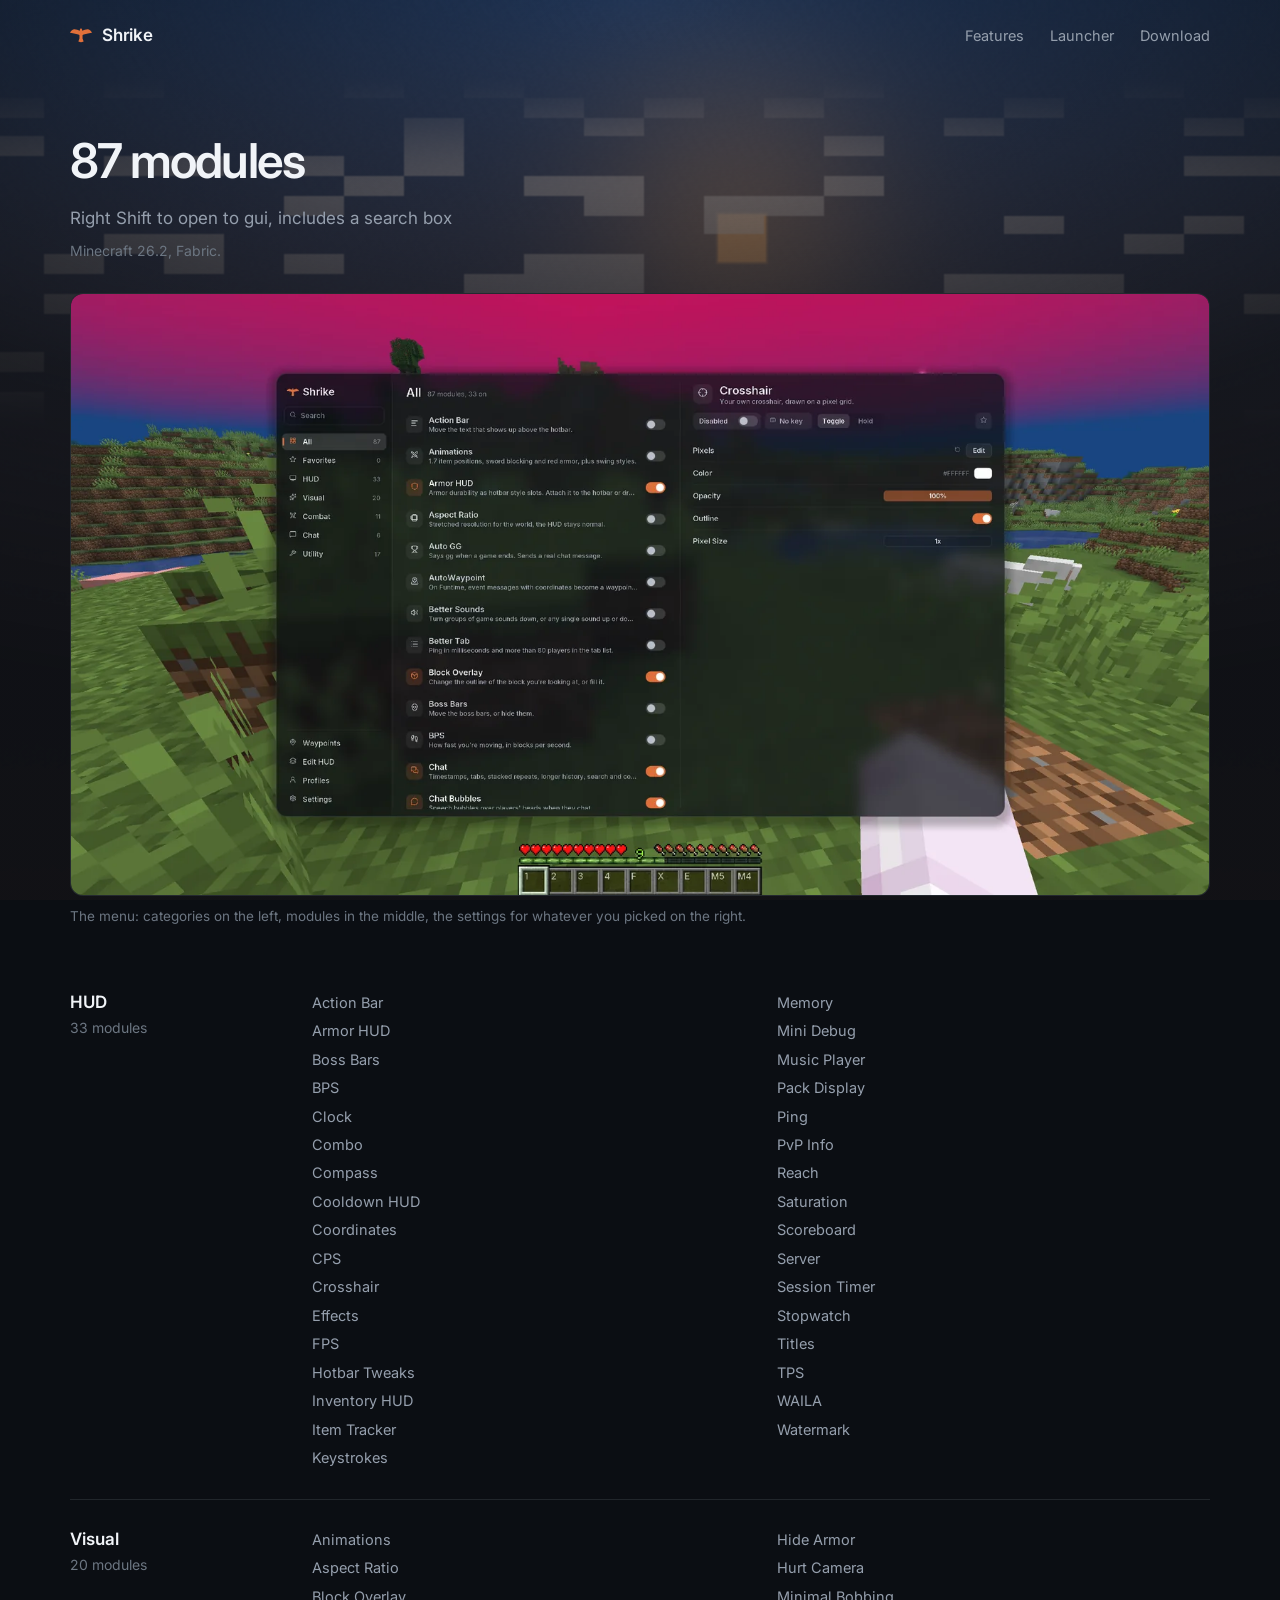
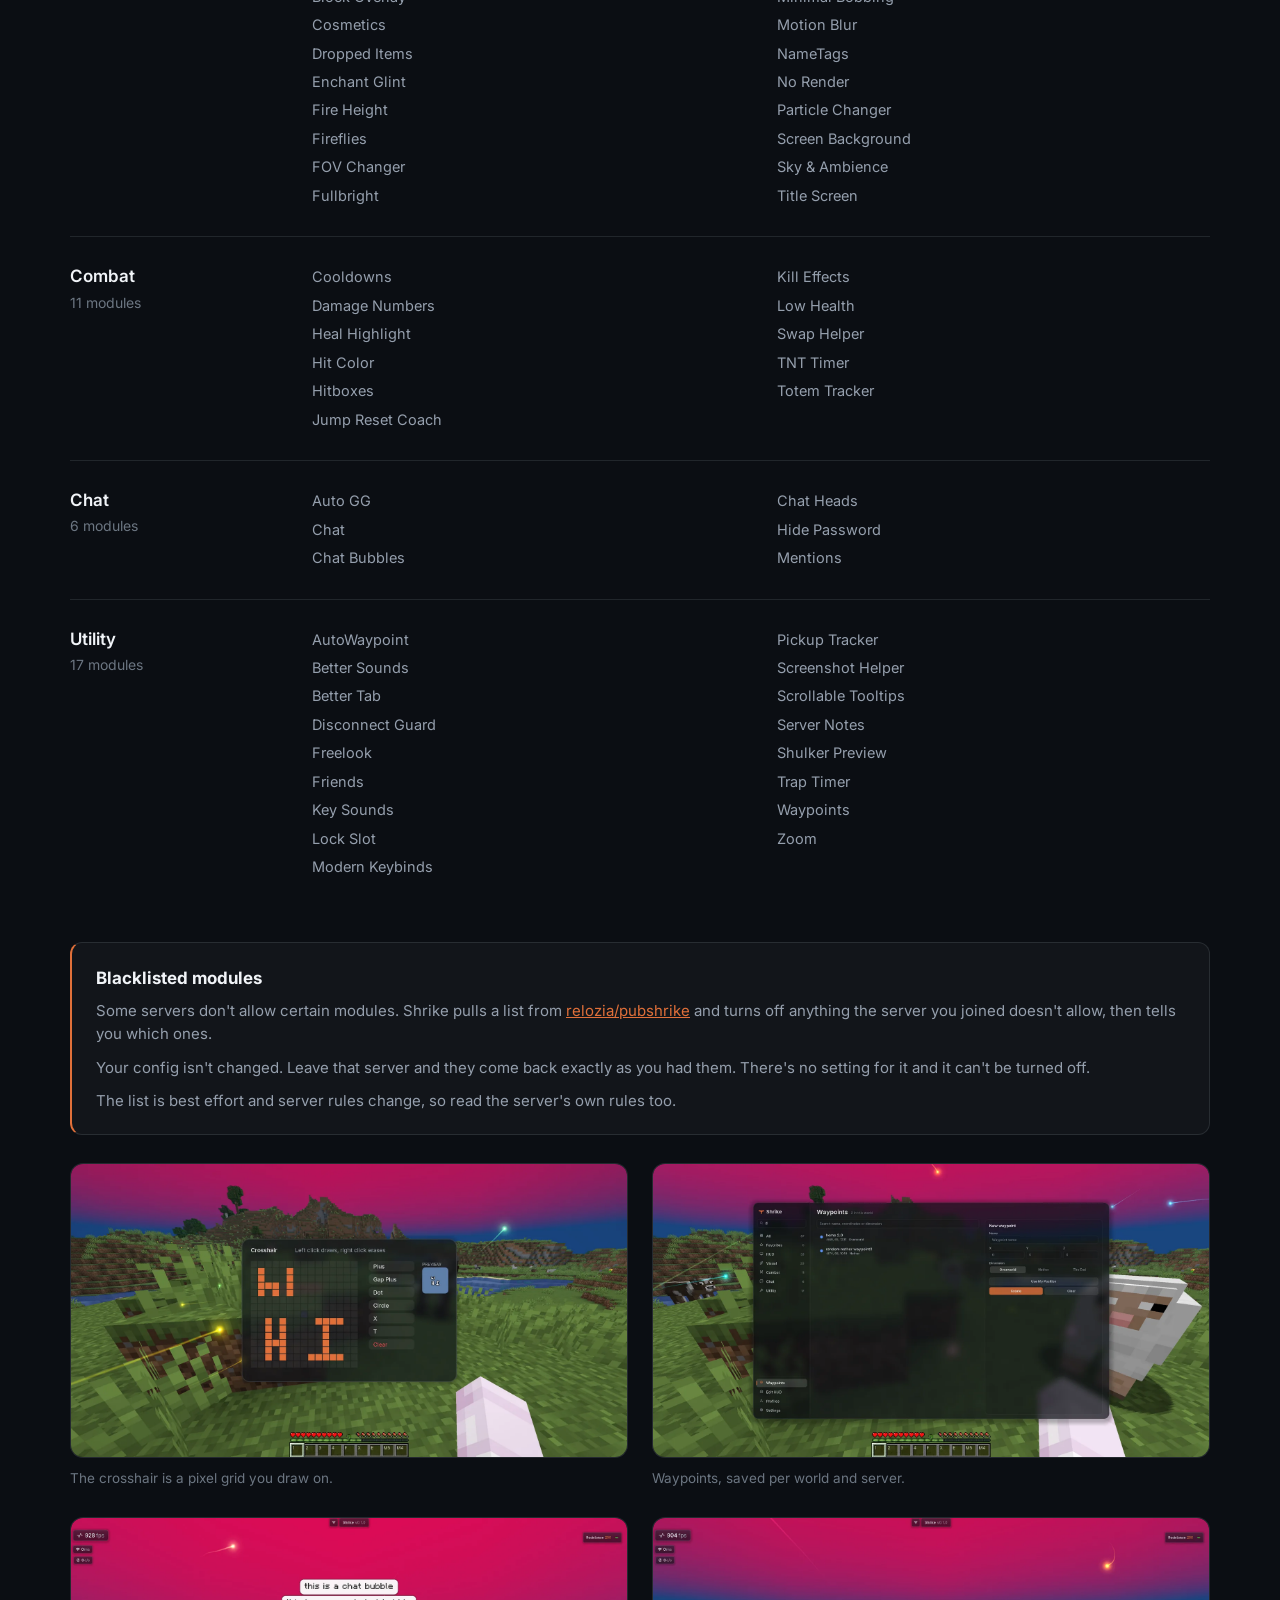
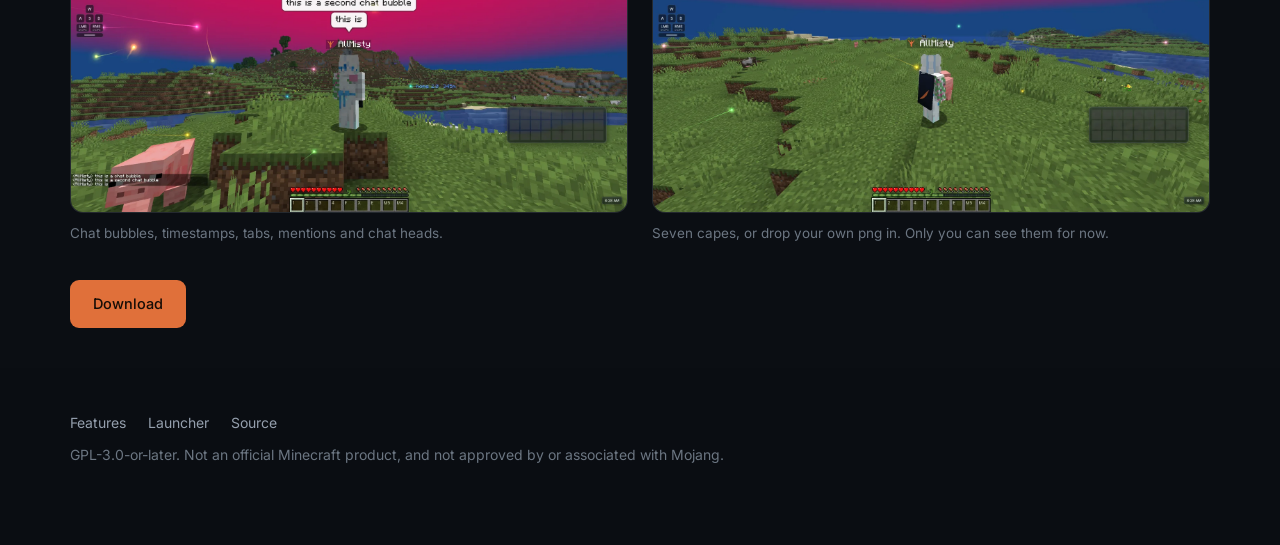
<file: features.html>
<!doctype html>
<html lang="en">
<head>
<meta charset="utf-8">
<meta name="viewport" content="width=device-width, initial-scale=1">
<title>Features</title>
<meta name="description" content="Every module in Shrike, by category.">
<link rel="icon" href="favicon.svg" type="image/svg+xml">
<link rel="preconnect" href="https://fonts.googleapis.com">
<link rel="preconnect" href="https://fonts.gstatic.com" crossorigin>
<link href="https://fonts.googleapis.com/css2?family=Inter:wght@400;500;600&display=swap" rel="stylesheet">
<link rel="stylesheet" href="style.css">
</head>
<body>
<canvas id="sky"></canvas>
<div class="veil"></div>

<nav><div class="wrap">
	<a class="brand" href="index.html">
		<svg viewBox="0 0 100 100"><path d="M 50 20 C 53.5 20 55.5 23 55 27 L 55.5 31 C 64 28 73 23 82 24 C 90 26 96 32 100 40 C 92 41 82 43 72 46 C 64 48 60 49 57 51 L 57 66 L 62 80 C 57 82 53.5 83 50 83 Z" fill="#E0703A"/><path d="M 50 20 C 46.5 20 44.5 23 45 27 L 44.5 31 C 36 28 27 23 18 24 C 10 26 4 32 0 40 C 8 41 18 43 28 46 C 36 48 40 49 43 51 L 43 66 L 38 80 C 43 82 46.5 83 50 83 Z" fill="#E0703A"/></svg>
		Shrike
	</a>
	<ul>
		<li><a href="features.html">Features</a></li>
		<li><a href="launcher.html">Launcher</a></li>
		<li><a href="https://github.com/relozia/shrike">Download</a></li>
	</ul>
</div></nav>

<main class="page"><div class="wrap">
	<h1>87 modules</h1>
	<p class="sub">Right Shift to open to gui, includes a search box</p>
	<p class="meta">Minecraft 26.2, Fabric.</p>

	<figure class="shot wide">
		<img src="img/menu.webp" alt="The Shrike menu open on the All category, with a module's settings showing in a third column" width="1600" height="844">
		<figcaption>The menu: categories on the left, modules in the middle, the settings for whatever you picked on the right.</figcaption>
	</figure>

	<div class="cats">
		<div class="catblock">
			<div><h3>HUD</h3><div class="count">33 modules</div></div>
			<ul>
				<li>Action Bar</li><li>Armor HUD</li><li>Boss Bars</li><li>BPS</li><li>Clock</li><li>Combo</li>
				<li>Compass</li><li>Cooldown HUD</li><li>Coordinates</li><li>CPS</li><li>Crosshair</li><li>Effects</li>
				<li>FPS</li><li>Hotbar Tweaks</li><li>Inventory HUD</li><li>Item Tracker</li><li>Keystrokes</li>
				<li>Memory</li><li>Mini Debug</li><li>Music Player</li><li>Pack Display</li><li>Ping</li><li>PvP Info</li>
				<li>Reach</li><li>Saturation</li><li>Scoreboard</li><li>Server</li><li>Session Timer</li><li>Stopwatch</li>
				<li>Titles</li><li>TPS</li><li>WAILA</li><li>Watermark</li>
			</ul>
		</div>
		<div class="catblock">
			<div><h3>Visual</h3><div class="count">20 modules</div></div>
			<ul>
				<li>Animations</li><li>Aspect Ratio</li><li>Block Overlay</li><li>Cosmetics</li><li>Dropped Items</li>
				<li>Enchant Glint</li><li>Fire Height</li><li>Fireflies</li><li>FOV Changer</li><li>Fullbright</li>
				<li>Hide Armor</li><li>Hurt Camera</li><li>Minimal Bobbing</li><li>Motion Blur</li><li>NameTags</li>
				<li>No Render</li><li>Particle Changer</li><li>Screen Background</li><li>Sky &amp; Ambience</li><li>Title Screen</li>
			</ul>
		</div>
		<div class="catblock">
			<div><h3>Combat</h3><div class="count">11 modules</div></div>
			<ul>
				<li>Cooldowns</li><li>Damage Numbers</li><li>Heal Highlight</li><li>Hit Color</li><li>Hitboxes</li>
				<li>Jump Reset Coach</li><li>Kill Effects</li><li>Low Health</li><li>Swap Helper</li><li>TNT Timer</li>
				<li>Totem Tracker</li>
			</ul>
		</div>
		<div class="catblock">
			<div><h3>Chat</h3><div class="count">6 modules</div></div>
			<ul>
				<li>Auto GG</li><li>Chat</li><li>Chat Bubbles</li><li>Chat Heads</li><li>Hide Password</li><li>Mentions</li>
			</ul>
		</div>
		<div class="catblock">
			<div><h3>Utility</h3><div class="count">17 modules</div></div>
			<ul>
				<li>AutoWaypoint</li><li>Better Sounds</li><li>Better Tab</li><li>Disconnect Guard</li><li>Freelook</li>
				<li>Friends</li><li>Key Sounds</li><li>Lock Slot</li><li>Modern Keybinds</li><li>Pickup Tracker</li>
				<li>Screenshot Helper</li><li>Scrollable Tooltips</li><li>Server Notes</li><li>Shulker Preview</li>
				<li>Trap Timer</li><li>Waypoints</li><li>Zoom</li>
			</ul>
		</div>
	</div>

	<div class="callout">
		<h3>Blacklisted modules</h3>
		<p>Some servers don't allow certain modules. Shrike pulls a list from <a href="https://github.com/relozia/pubshrike" style="color:var(--accent)">relozia/pubshrike</a> and turns off anything the server you joined doesn't allow, then tells you which ones.</p>
		<p>Your config isn't changed. Leave that server and they come back exactly as you had them. There's no setting for it and it can't be turned off.</p>
		<p>The list is best effort and server rules change, so read the server's own rules too.</p>
	</div>

	<div class="pair">
		<figure class="shot">
			<img src="img/crosshair.webp" alt="The Shrike crosshair editor, a pixel grid you draw on" loading="lazy" width="1600" height="844">
			<figcaption>The crosshair is a pixel grid you draw on.</figcaption>
		</figure>
		<figure class="shot">
			<img src="img/waypoints.webp" alt="The waypoints list in the Shrike menu" loading="lazy" width="1600" height="844">
			<figcaption>Waypoints, saved per world and server.</figcaption>
		</figure>
	</div>

	<div class="pair">
		<figure class="shot">
			<img src="img/chat.webp" alt="Chat bubbles over a player's head in game" loading="lazy" width="1600" height="844">
			<figcaption>Chat bubbles, timestamps, tabs, mentions and chat heads.</figcaption>
		</figure>
		<figure class="shot">
			<img src="img/cape.webp" alt="A player wearing a Shrike cape, with the Shrike badge next to their name" loading="lazy" width="1600" height="844">
			<figcaption>Seven capes, or drop your own png in. Only you can see them for now.</figcaption>
		</figure>
	</div>

	<div class="btns" style="margin-top:36px">
		<a class="btn primary" href="https://github.com/relozia/shrike">Download</a>
		<a class="btn ghost" href="index.html">Back</a>
	</div>
</div></main>

<footer><div class="wrap">
	<div class="flinks">
		<a href="features.html">Features</a>
		<a href="launcher.html">Launcher</a>
		<a href="https://github.com/relozia/shrike">Source</a>
	</div>
	GPL-3.0-or-later. Not an official Minecraft product, and not approved by or associated with Mojang.
</div></footer>

<script src="sky.js"></script>
<script>
// the calm pages keep the sky but hold it near dusk, so they read as the same world without the full day running
window.addEventListener("load", () => window.Sky && window.Sky.set(0.62));
const nv = document.querySelector("nav");
addEventListener("scroll", () => nv.classList.toggle("stuck", scrollY > 8), { passive: true });
</script>
</body>
</html>
</file>
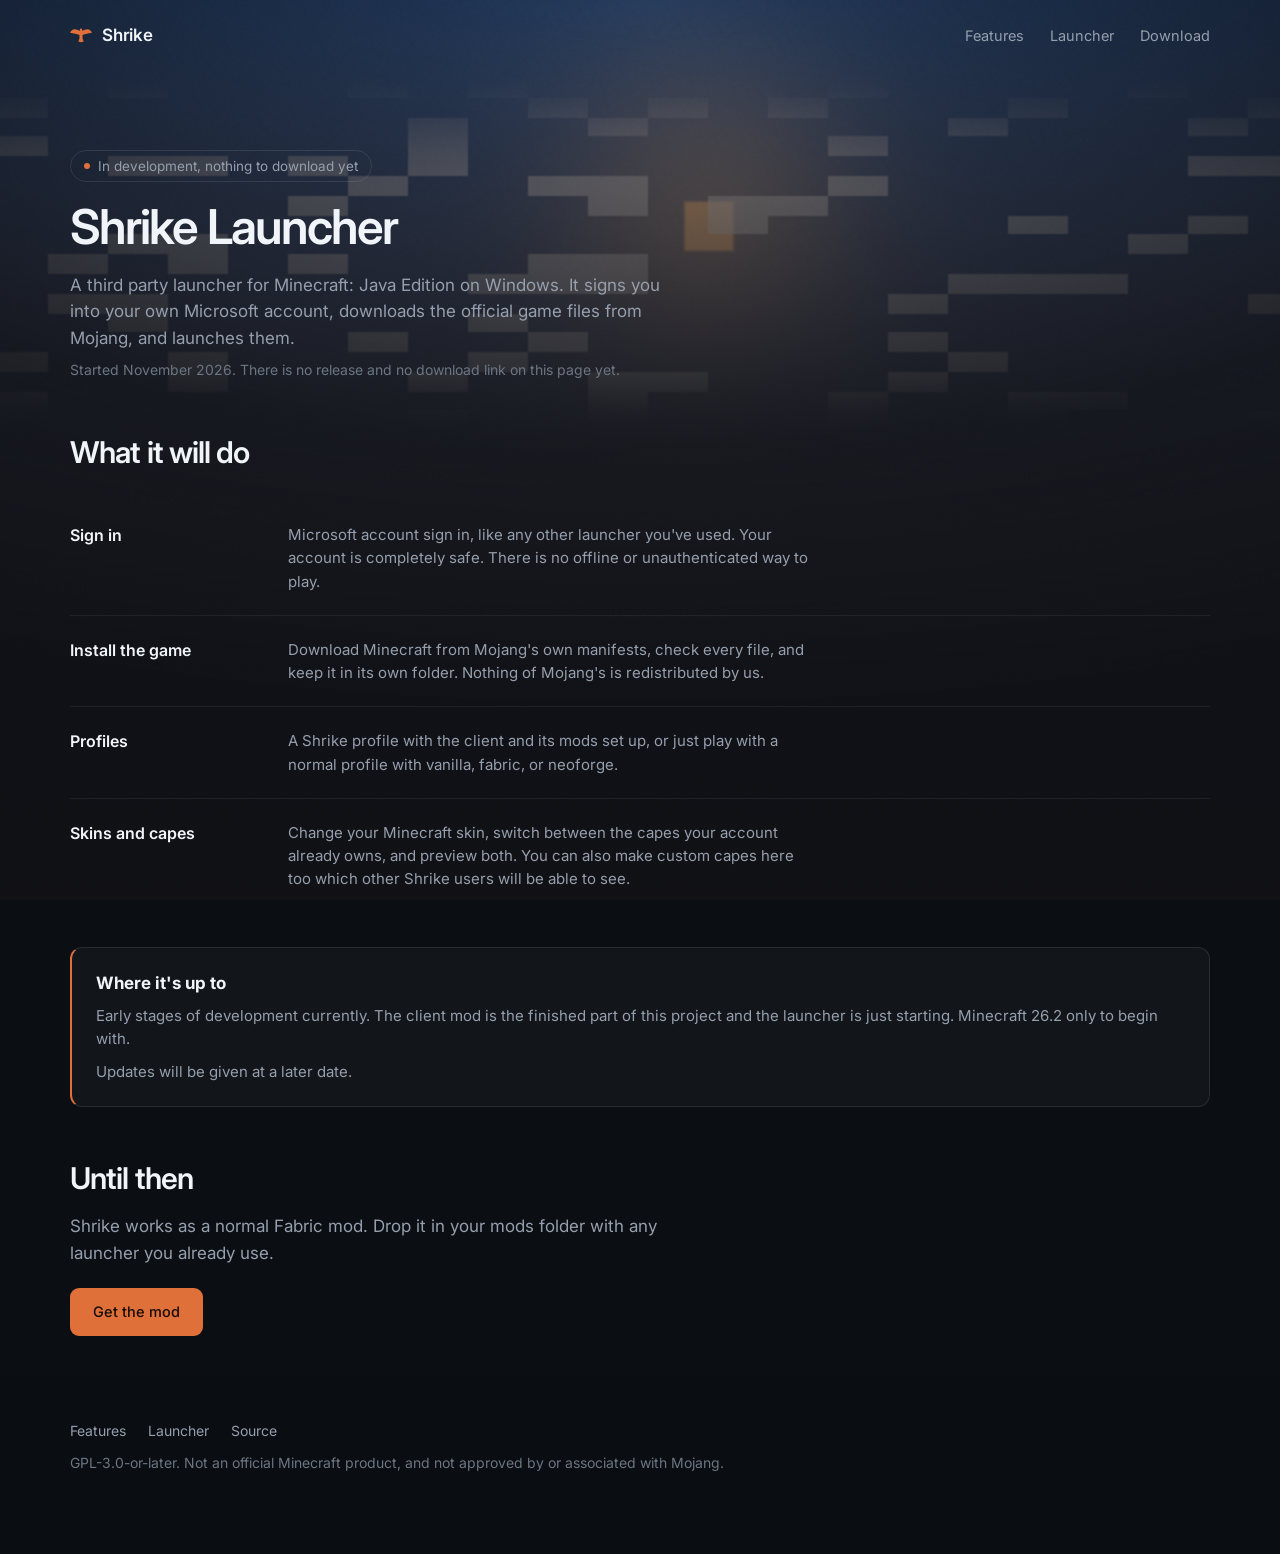
<file: launcher.html>
<!doctype html>
<html lang="en">
<head>
<meta charset="utf-8">
<meta name="viewport" content="width=device-width, initial-scale=1">
<title>Shrike Launcher</title>
<meta name="description" content="Shrike Launcher, a third party launcher for Minecraft: Java Edition. In development.">
<link rel="icon" href="favicon.svg" type="image/svg+xml">
<link rel="preconnect" href="https://fonts.googleapis.com">
<link rel="preconnect" href="https://fonts.gstatic.com" crossorigin>
<link href="https://fonts.googleapis.com/css2?family=Inter:wght@400;500;600&display=swap" rel="stylesheet">
<link rel="stylesheet" href="style.css">
</head>
<body>
<canvas id="sky"></canvas>
<div class="veil"></div>

<nav><div class="wrap">
	<a class="brand" href="index.html">
		<svg viewBox="0 0 100 100"><path d="M 50 20 C 53.5 20 55.5 23 55 27 L 55.5 31 C 64 28 73 23 82 24 C 90 26 96 32 100 40 C 92 41 82 43 72 46 C 64 48 60 49 57 51 L 57 66 L 62 80 C 57 82 53.5 83 50 83 Z" fill="#E0703A"/><path d="M 50 20 C 46.5 20 44.5 23 45 27 L 44.5 31 C 36 28 27 23 18 24 C 10 26 4 32 0 40 C 8 41 18 43 28 46 C 36 48 40 49 43 51 L 43 66 L 38 80 C 43 82 46.5 83 50 83 Z" fill="#E0703A"/></svg>
		Shrike
	</a>
	<ul>
		<li><a href="features.html">Features</a></li>
		<li><a href="launcher.html">Launcher</a></li>
		<li><a href="https://github.com/relozia/shrike">Download</a></li>
	</ul>
</div></nav>

<main class="page"><div class="wrap">
	<p class="status"><i></i> In development, nothing to download yet</p>
	<h1>Shrike Launcher</h1>
	<p class="sub">A third party launcher for Minecraft: Java Edition on Windows. It signs you into your own Microsoft account, downloads the official game files from Mojang, and launches them.</p>
	<p class="meta">Started November 2026. There is no release and no download link on this page yet.</p>

	<section style="padding:48px 0 0">
		<h2>What it will do</h2>
		<div class="items">
			<div class="item"><h3>Sign in</h3><p>Microsoft account sign in, like any other launcher you've used. Your account is completely safe. There is no offline or unauthenticated way to play.</p></div>
			<div class="item"><h3>Install the game</h3><p>Download Minecraft from Mojang's own manifests, check every file, and keep it in its own folder. Nothing of Mojang's is redistributed by us.</p></div>
			<div class="item"><h3>Profiles</h3><p>A Shrike profile with the client and its mods set up, or just play with a normal profile with vanilla, fabric, or neoforge.</p></div>
			<div class="item"><h3>Skins and capes</h3><p>Change your Minecraft skin, switch between the capes your account already owns, and preview both. You can also make custom capes here too which other Shrike users will be able to see.</p></div>
		</div>
	</section>

	<div class="callout">
		<h3>Where it's up to</h3>
		<p>Early stages of development currently. The client mod is the finished part of this project and the launcher is just starting. Minecraft 26.2 only to begin with.</p>
		<p>Updates will be given at a later date.</p>
	</div>

	<section style="padding:48px 0 0">
		<h2>Until then</h2>
		<p class="sub">Shrike works as a normal Fabric mod. Drop it in your mods folder with any launcher you already use.</p>
		<div class="btns" style="margin-top:22px">
			<a class="btn primary" href="https://github.com/relozia/shrike">Get the mod</a>
			<a class="btn ghost" href="features.html">See what's in it</a>
		</div>
	</section>
</div></main>

<footer><div class="wrap">
	<div class="flinks">
		<a href="features.html">Features</a>
		<a href="launcher.html">Launcher</a>
		<a href="https://github.com/relozia/shrike">Source</a>
	</div>
	GPL-3.0-or-later. Not an official Minecraft product, and not approved by or associated with Mojang.
</div></footer>

<script src="sky.js"></script>
<script>
window.addEventListener("load", () => window.Sky && window.Sky.set(0.62));
const nv = document.querySelector("nav");
addEventListener("scroll", () => nv.classList.toggle("stuck", scrollY > 8), { passive: true });
</script>
</body>
</html>
</file>
<file: style.css>
/* palette straight out of gui/Ui.java so the page and the client are one product, not two lookalikes */
:root {
	--bg: #0b0e13;
	--panel: #10141a;
	--raised: rgba(255, 255, 255, 0.055);
	--raised-hi: rgba(255, 255, 255, 0.1);
	--line: rgba(220, 230, 245, 0.11);
	--text: #f1f4f8;
	--muted: #959fad;
	--faint: #6c7682;
	--accent: #e0703a;
}

* { box-sizing: border-box; }

body {
	margin: 0;
	background: var(--bg);
	color: var(--text);
	font-family: Inter, "Segoe UI", system-ui, sans-serif;
	line-height: 1.55;
	-webkit-font-smoothing: antialiased;
	overflow-x: hidden;
}

#sky { position: fixed; inset: 0; width: 100%; height: 100%; z-index: -2; display: block; }
/* no webgl: a flat dawn gradient rather than a blank page */
.no-sky #sky { background: linear-gradient(180deg, #2b4a7a, #e8976a); }

/* the page sits in a dark well so the sky reads as something behind it, not as the background */
.veil {
	position: fixed; inset: 0; z-index: -1; pointer-events: none;
	background: radial-gradient(130% 80% at 50% 0%, rgba(11, 14, 19, 0.35), rgba(11, 14, 19, 0.88) 62%, rgba(11, 14, 19, 0.97));
}

.wrap { width: min(1140px, calc(100% - 48px)); margin-inline: auto; }

nav { position: fixed; top: 0; left: 0; right: 0; z-index: 30; transition: background .3s, border-color .3s; border-bottom: 1px solid transparent; }
nav.stuck { background: rgba(11, 14, 19, .7); backdrop-filter: blur(16px); border-bottom-color: var(--line); }
nav .wrap { display: flex; align-items: center; gap: 30px; height: 70px; }
.brand { display: flex; align-items: center; gap: 10px; font-weight: 600; font-size: 17px; letter-spacing: -.01em; color: inherit; text-decoration: none; }
.brand svg { width: 22px; height: 22px; }
nav ul { display: flex; gap: 26px; list-style: none; margin: 0 0 0 auto; padding: 0; }
nav a { color: var(--muted); text-decoration: none; font-size: 14.5px; transition: color .15s; }
nav a:hover { color: var(--text); }

h1 { font-size: clamp(40px, 5.6vw, 64px); line-height: 1.03; letter-spacing: -.04em; font-weight: 600; margin: 0 0 20px; max-width: 13ch; }
h2 { font-size: 30px; letter-spacing: -.03em; font-weight: 600; margin: 0 0 12px; }
.lede { color: var(--muted); font-size: 17.5px; max-width: 46ch; margin: 0 0 30px; }

.btns { display: flex; gap: 12px; flex-wrap: wrap; }
.btn { display: inline-flex; align-items: center; padding: 12px 22px; border-radius: 9px; font-size: 14.5px; font-weight: 500; text-decoration: none; border: 1px solid transparent; transition: background .15s, transform .15s, box-shadow .2s; }
.btn.primary { background: var(--accent); color: #150c06; }
.btn.primary:hover { transform: translateY(-2px); box-shadow: 0 10px 28px rgba(224, 112, 58, .3); }
.btn.ghost { border-color: var(--line); background: var(--raised); color: var(--text); }
.btn.ghost:hover { background: var(--raised-hi); transform: translateY(-2px); }

/* ---------- hero ---------- */

.hero { min-height: 100vh; display: flex; align-items: center; padding: 110px 0 60px; }
.hero .wrap { display: grid; grid-template-columns: 1fr 1.05fr; gap: 60px; align-items: center; }
.stage { position: relative; }

/* the hud the demo turns on, sitting behind the menu like it would in game */
.hud { position: absolute; inset: 0; pointer-events: none; }
.hud > * { position: absolute; opacity: 0; }
/* the real widget's geometry, from KeystrokesWidget: 26px keys, 3px gaps, 84 wide, jump bar 14.3 tall */
.keys { top: -46px; left: -104px; display: grid; grid-template-columns: repeat(3, 26px); grid-template-rows: 26px 26px 26px 14px; gap: 3px; }
.keys i, .keys .jump { border-radius: 5px; background: rgba(16, 20, 26, .78); border: 1px solid var(--line); }
.keys i { display: grid; place-items: center; font-style: normal; font-size: 11px; color: var(--muted); line-height: 1; }
/* place all four, not just W. leaving the rest to auto flow put A beside W and pushed S and D onto row two */
.keys .w { grid-area: 1 / 2; }
.keys .a { grid-area: 2 / 1; }
.keys .s { grid-area: 2 / 2; }
.keys .d { grid-area: 2 / 3; }
/* the mouse row and the jump bar span the full width, which doesn't line up with the 3 key columns */
.keys .mrow { grid-area: 3 / 1 / 4 / 4; display: grid; grid-template-columns: 1fr 1fr; gap: 3px; }
.keys .mrow i { font-size: 9.5px; gap: 1px; }
.keys .mrow em { font-style: normal; font-size: 7.5px; color: var(--faint); }
.keys .jump { grid-area: 4 / 1 / 5 / 4; }
.keys i.lit, .keys .jump.lit { background: var(--accent); border-color: transparent; }
.keys i.lit { color: #150c06; }
.keys i.lit em { color: rgba(21, 12, 6, .7); }
/* same left edge as the keys so the two read as one arrangement rather than two strays */
.cps { bottom: -30px; left: -104px; background: rgba(16, 20, 26, .78); border: 1px solid var(--line); border-radius: 7px; padding: 5px 11px; font-size: 13px; color: var(--muted); }
.cps b { color: var(--text); font-weight: 600; }

/* ---------- the menu, rebuilt in html ---------- */

.menu { position: relative; border: 1px solid var(--line); border-radius: 16px; background: rgba(16, 20, 26, .74); backdrop-filter: blur(24px); display: grid; grid-template-columns: 152px 1fr; overflow: hidden; box-shadow: 0 30px 70px rgba(0, 0, 0, .5); }
.rail { background: rgba(8, 11, 15, .5); border-right: 1px solid var(--line); padding: 14px 10px; }
.rail .brand { font-size: 14px; padding: 4px 6px 14px; }
.rail .brand svg { width: 15px; height: 15px; }
.search { border: 1px solid var(--line); border-radius: 8px; padding: 7px 10px; color: var(--faint); font-size: 12.5px; margin-bottom: 12px; }
.cat { display: flex; justify-content: space-between; padding: 6px 8px; border-radius: 7px; font-size: 13px; color: var(--muted); transition: background .15s, color .15s; }
.cat span { color: var(--faint); font-size: 12px; }
.cat.on { background: var(--raised); color: var(--text); }

.rows { padding: 8px; }
.mod { display: flex; align-items: center; gap: 12px; padding: 11px 12px; border-radius: 10px; transition: background .15s; cursor: pointer; }
.mod + .mod { border-top: 1px solid rgba(220, 230, 245, .055); }
.mod:hover { background: var(--raised); }
.mod .chip { width: 30px; height: 30px; flex: none; border-radius: 9px; background: var(--raised); display: grid; place-items: center; color: var(--muted); font-size: 13px; }
.mod b { display: block; font-size: 14.5px; font-weight: 500; letter-spacing: -.01em; }
.mod small { display: block; color: var(--faint); font-size: 12.5px; white-space: nowrap; overflow: hidden; text-overflow: ellipsis; }
.mod .txt { min-width: 0; }

.sw { appearance: none; margin: 0 0 0 auto; flex: none; width: 38px; height: 21px; border-radius: 11px; background: var(--raised-hi); position: relative; cursor: pointer; transition: background .18s; }
.sw::after { content: ""; position: absolute; top: 3px; left: 3px; width: 15px; height: 15px; border-radius: 50%; background: #b9c1cc; transition: left .18s cubic-bezier(.4, 0, .2, 1), background .18s; }
.sw:checked { background: var(--accent); }
.sw:checked::after { left: 20px; background: #fff; }
.sw:focus-visible { outline: 2px solid var(--accent); outline-offset: 3px; }

/* blocked rows: dimmed, switch dead, reason in place of the description. mirrors the real menu */
.mod.blocked { opacity: .45; }
.mod.blocked .sw { pointer-events: none; }
.mod .why { display: none; color: var(--accent); }
.mod.blocked .why { display: block; }
.mod.blocked .desc { display: none; }

/* the demo cursor */
.ghost { position: absolute; top: 0; left: 0; width: 18px; height: 18px; z-index: 5; pointer-events: none; opacity: 0; filter: drop-shadow(0 2px 5px rgba(0, 0, 0, .6)); }
.tap { position: absolute; width: 30px; height: 30px; margin: -15px 0 0 -15px; border-radius: 50%; border: 2px solid var(--accent); opacity: 0; pointer-events: none; z-index: 4; }
.handover { margin-top: 18px; font-size: 13.5px; color: var(--faint); opacity: 0; }

/* ---------- pinned blacklist scene ---------- */

.scene { position: relative; }
.scene .pin { min-height: 100vh; display: flex; align-items: center; }
.scene .wrap { display: grid; grid-template-columns: 1fr 1.05fr; gap: 60px; align-items: center; }
.beat { color: var(--muted); font-size: 17px; max-width: 42ch; }
.beat b { color: var(--text); font-weight: 600; }

.toast { position: absolute; right: 0; top: -14px; width: 290px; background: rgba(16, 20, 26, .94); border: 1px solid var(--line); border-left: 2px solid var(--accent); border-radius: 10px; padding: 13px 15px; opacity: 0; box-shadow: 0 18px 44px rgba(0, 0, 0, .5); }
.toast b { display: block; font-size: 14px; margin-bottom: 5px; }
.toast p { margin: 0; font-size: 12.5px; color: var(--muted); line-height: 1.5; }
.toast ul { margin: 7px 0 0; padding-left: 15px; font-size: 12.5px; color: var(--muted); }

section { padding: 96px 0; }
.calm { border-top: 1px solid var(--line); background: rgba(11, 14, 19, .55); backdrop-filter: blur(10px); }
.items { margin-top: 26px; }
.item { display: grid; grid-template-columns: 190px 1fr; gap: 28px; padding: 22px 0; border-top: 1px solid rgba(220, 230, 245, .07); }
.item:first-child { border-top: 0; }
.item h3 { margin: 0; font-size: 16px; font-weight: 600; }
.item p { margin: 0; color: var(--muted); font-size: 15px; max-width: 58ch; }

footer { padding: 44px 0 80px; color: var(--faint); font-size: 14px; background: rgba(11, 14, 19, .8); }

.note { position: fixed; left: 16px; bottom: 16px; z-index: 40; background: rgba(16, 20, 26, .92); border: 1px solid var(--line); border-radius: 9px; padding: 9px 13px; font-size: 13px; color: var(--muted); }
.note b { color: var(--text); font-weight: 600; }

@media (max-width: 900px) {
	.hero .wrap, .scene .wrap { grid-template-columns: 1fr; gap: 44px; }
	.item { grid-template-columns: 1fr; gap: 6px; }
	.hud { display: none; }
	nav ul { gap: 15px; }
}

@media (prefers-reduced-motion: reduce) {
	* { transition: none !important; animation: none !important; }
}

/* ---------- shared chrome for the calm pages ---------- */

.page { padding: 136px 0 40px; }
.page h1 { font-size: clamp(34px, 4.4vw, 48px); max-width: 18ch; }
.sub { color: var(--muted); font-size: 17px; max-width: 54ch; margin: 0 0 8px; }
.meta { color: var(--faint); font-size: 14px; margin: 0; }

.shot { margin: 0; }
.shot img { width: 100%; height: auto; display: block; border: 1px solid var(--line); border-radius: 13px; background: #0d1117; }
.shot figcaption { color: var(--faint); font-size: 13.5px; margin-top: 10px; }

.pair { display: grid; grid-template-columns: 1fr 1fr; gap: 24px; margin-top: 28px; }
.wide { margin-top: 32px; }

/* module lists: rows and hairlines, the same shape the menu itself uses */
.cats { margin-top: 36px; }
.catblock { padding: 26px 0; border-top: 1px solid var(--line); display: grid; grid-template-columns: 210px 1fr; gap: 32px; }
.catblock:first-child { border-top: 0; }
.catblock h3 { margin: 0; font-size: 17px; font-weight: 600; }
.catblock .count { color: var(--faint); font-size: 14px; margin-top: 2px; }
.catblock ul { margin: 0; padding: 0; list-style: none; columns: 2; column-gap: 32px; }
.catblock li { color: var(--muted); font-size: 14.5px; padding: 3px 0; break-inside: avoid; }

.callout { margin-top: 34px; border: 1px solid var(--line); border-left: 2px solid var(--accent); border-radius: 12px; padding: 22px 24px; background: rgba(255, 255, 255, .03); }
.callout h3 { margin: 0 0 8px; font-size: 17px; }
.callout p { margin: 0 0 10px; color: var(--muted); font-size: 15px; }
.callout p:last-child { margin-bottom: 0; }

.steps { margin-top: 26px; counter-reset: s; }
.step { display: grid; grid-template-columns: 30px 1fr; gap: 16px; padding: 16px 0; border-top: 1px solid rgba(220, 230, 245, .07); }
.step:first-child { border-top: 0; }
.step::before { counter-increment: s; content: counter(s); color: var(--faint); font-size: 14px; padding-top: 1px; }
.step p { margin: 0; color: var(--muted); font-size: 15px; }
.step b { color: var(--text); font-weight: 600; display: block; margin-bottom: 2px; }

code { background: rgba(255, 255, 255, .07); border-radius: 5px; padding: 2px 6px; font-size: .9em; font-family: ui-monospace, "Cascadia Code", Consolas, monospace; }

.status { display: inline-flex; align-items: center; gap: 8px; border: 1px solid var(--line); border-radius: 999px; padding: 5px 13px; font-size: 13.5px; color: var(--muted); margin-bottom: 20px; }
.status i { width: 6px; height: 6px; border-radius: 50%; background: var(--accent); font-style: normal; }

footer nav { position: static; }
.flinks { display: flex; gap: 22px; flex-wrap: wrap; margin-bottom: 10px; }
.flinks a { color: var(--muted); text-decoration: none; font-size: 14px; }
.flinks a:hover { color: var(--text); }

@media (max-width: 760px) {
	.pair { grid-template-columns: 1fr; }
	.catblock { grid-template-columns: 1fr; gap: 10px; }
	.catblock ul { columns: 1; }
}
</file>
